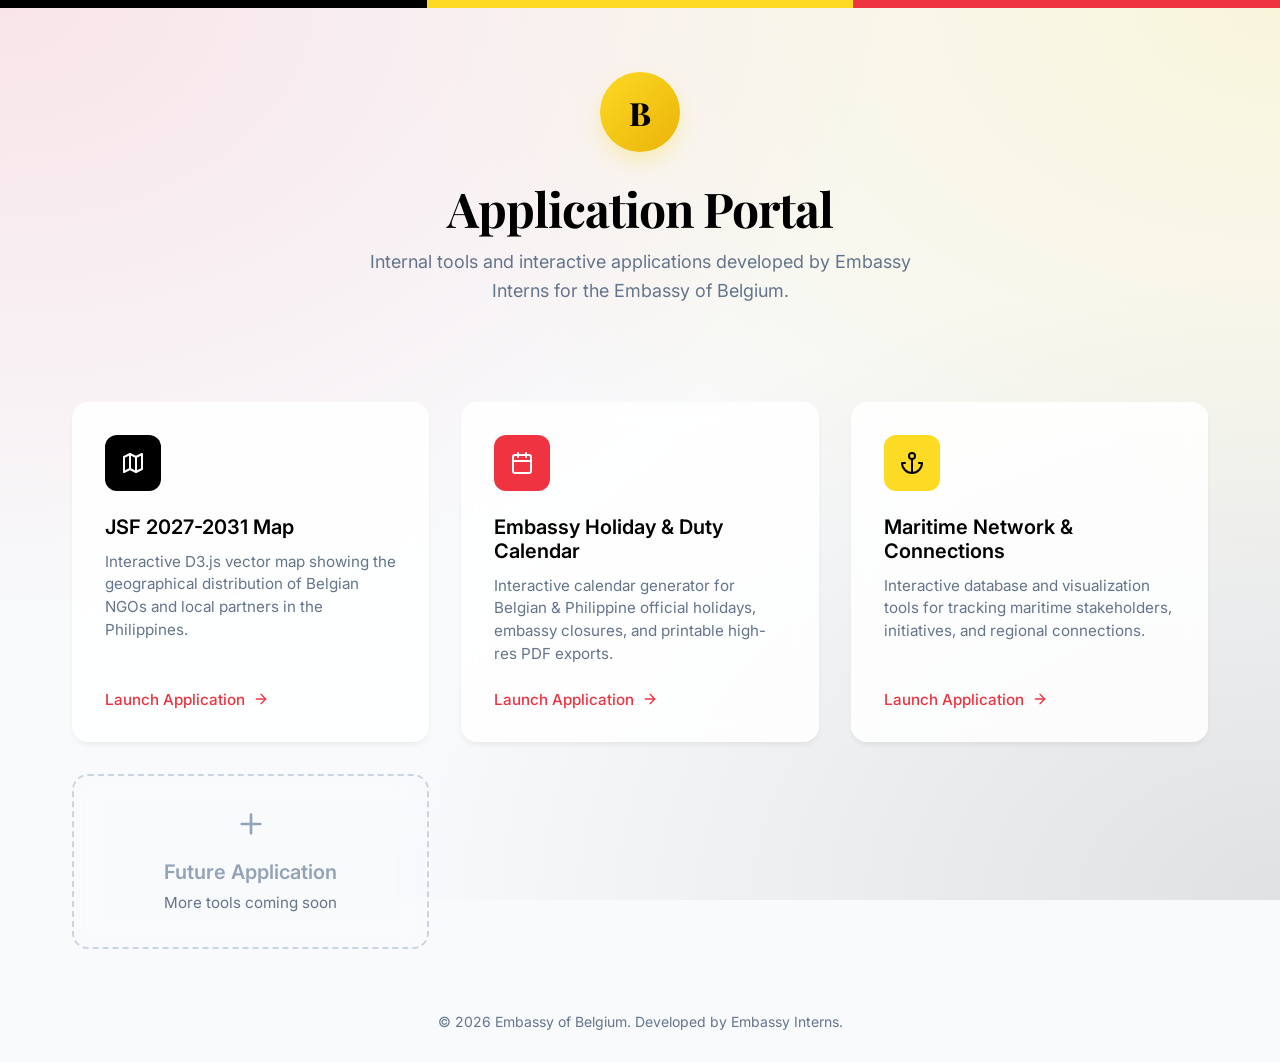
<file: index.html>
<!DOCTYPE html>
<html lang="en">
<head>
    <meta charset="UTF-8">
    <meta name="viewport" content="width=device-width, initial-scale=1.0">
    <title>Belgian Embassy | Application Portal</title>
    <!-- Google Fonts -->
    <link href="https://fonts.googleapis.com/css2?family=Inter:wght@300;400;500;600;700&family=Playfair+Display:wght@600;700;800&display=swap" rel="stylesheet">
    <style>
        :root {
            /* Belgian Flag Colors */
            --belgium-black: #000000;
            --belgium-yellow: #FDDA24;
            --belgium-red: #EF3340;
            
            --bg-color: #f8fafc;
            --card-bg: rgba(255, 255, 255, 0.85);
            --text-main: #0f172a;
            --text-muted: #64748b;
        }

        
        * {
            box-sizing: border-box;
            margin: 0;
            padding: 0;
        }

        body {
            font-family: 'Inter', sans-serif;
            background-color: var(--bg-color);
            background-image: 
                radial-gradient(at 0% 0%, hsla(353,100%,57%,0.1) 0px, transparent 50%),
                radial-gradient(at 100% 0%, hsla(50,98%,56%,0.15) 0px, transparent 50%),
                radial-gradient(at 100% 100%, hsla(0,0%,0%,0.1) 0px, transparent 50%);
            background-attachment: fixed;
            color: var(--text-main);
            min-height: 100vh;
            display: flex;
            flex-direction: column;
        }

        /* Banner */
        .flag-banner {
            display: flex;
            height: 8px;
            width: 100%;
        }
        .flag-banner .stripe {
            flex: 1;
            height: 100%;
        }
        .stripe.black { background-color: var(--belgium-black); }
        .stripe.yellow { background-color: var(--belgium-yellow); }
        .stripe.red { background-color: var(--belgium-red); }

        /* Header */
        header {
            padding: 4rem 2rem 2rem 2rem;
            text-align: center;
        }
        
        .crest-placeholder {
            width: 80px;
            height: 80px;
            margin: 0 auto 1.5rem auto;
            background: linear-gradient(135deg, var(--belgium-yellow), #eab308);
            border-radius: 50%;
            display: flex;
            align-items: center;
            justify-content: center;
            font-family: 'Playfair Display', serif;
            font-size: 2rem;
            font-weight: 800;
            color: var(--belgium-black);
            box-shadow: 0 10px 25px -5px rgba(253, 218, 36, 0.4);
        }

        h1 {
            font-family: 'Playfair Display', serif;
            font-size: 3rem;
            font-weight: 700;
            color: var(--belgium-black);
            margin-bottom: 0.5rem;
            letter-spacing: -0.02em;
        }

        p.subtitle {
            font-size: 1.125rem;
            color: var(--text-muted);
            max-width: 600px;
            margin: 0 auto;
            line-height: 1.6;
        }

        /* Main Content */
        main {
            flex: 1;
            padding: 2rem;
            max-width: 1200px;
            margin: 0 auto;
            width: 100%;
        }

        .apps-grid {
            display: grid;
            grid-template-columns: repeat(auto-fill, minmax(320px, 1fr));
            gap: 2rem;
            margin-top: 2rem;
        }

        /* App Card */
        .app-card {
            background: var(--card-bg);
            backdrop-filter: blur(12px);
            -webkit-backdrop-filter: blur(12px);
            border: 1px solid rgba(255, 255, 255, 0.5);
            border-radius: 16px;
            padding: 2rem;
            text-decoration: none;
            color: inherit;
            display: flex;
            flex-direction: column;
            transition: all 0.4s cubic-bezier(0.175, 0.885, 0.32, 1.275);
            box-shadow: 0 4px 6px -1px rgba(0, 0, 0, 0.05), 0 2px 4px -1px rgba(0, 0, 0, 0.03);
            position: relative;
            overflow: hidden;
            z-index: 1;
        }
        
        .app-card::before {
            content: '';
            position: absolute;
            top: 0; left: 0; right: 0;
            height: 4px;
            background: linear-gradient(90deg, var(--belgium-black) 33.3%, var(--belgium-yellow) 33.3%, var(--belgium-yellow) 66.6%, var(--belgium-red) 66.6%);
            transform: scaleX(0);
            transform-origin: left;
            transition: transform 0.4s ease;
            z-index: 2;
        }

        .app-card:hover {
            transform: translateY(-8px);
            box-shadow: 0 20px 25px -5px rgba(0, 0, 0, 0.1), 0 10px 10px -5px rgba(0, 0, 0, 0.04);
            border-color: rgba(255, 255, 255, 0.8);
        }
        
        .app-card:hover::before {
            transform: scaleX(1);
        }

        .app-icon {
            width: 56px;
            height: 56px;
            border-radius: 12px;
            background-color: var(--belgium-black);
            color: white;
            display: flex;
            align-items: center;
            justify-content: center;
            margin-bottom: 1.5rem;
            font-size: 1.5rem;
            transition: transform 0.3s ease;
        }

        .app-card:hover .app-icon {
            transform: scale(1.1) rotate(-5deg);
        }

        .app-title {
            font-size: 1.25rem;
            font-weight: 600;
            margin-bottom: 0.75rem;
            color: var(--belgium-black);
        }

        .app-desc {
            font-size: 0.95rem;
            color: var(--text-muted);
            line-height: 1.5;
            flex-grow: 1;
            margin-bottom: 1.5rem;
        }

        .app-action {
            display: flex;
            align-items: center;
            font-weight: 500;
            color: var(--belgium-red);
            font-size: 0.95rem;
            margin-top: auto;
        }

        .app-action svg {
            width: 16px;
            height: 16px;
            margin-left: 0.5rem;
            transition: transform 0.3s ease;
        }

        .app-card:hover .app-action svg {
            transform: translateX(4px);
        }
        
        /* New App Placeholder */
        .app-card.placeholder {
            border: 2px dashed #cbd5e1;
            background: transparent;
            box-shadow: none;
            justify-content: center;
            align-items: center;
            text-align: center;
            color: #94a3b8;
        }
        
        .app-card.placeholder:hover {
            border-color: var(--belgium-yellow);
            color: var(--belgium-black);
            background: rgba(255, 255, 255, 0.5);
        }
        
        .app-card.placeholder::before {
            display: none;
        }

        /* Footer */
        footer {
            text-align: center;
            padding: 2rem;
            color: var(--text-muted);
            font-size: 0.875rem;
            margin-top: auto;
        }
    </style>
</head>
<body>
    <div class="flag-banner">
        <div class="stripe black"></div>
        <div class="stripe yellow"></div>
        <div class="stripe red"></div>
    </div>

    <header>
        <div class="crest-placeholder">B</div>
        <h1>Application Portal</h1>
        <p class="subtitle">Internal tools and interactive applications developed by Embassy Interns for the Embassy of Belgium.</p>
    </header>

    <main>
        <div class="apps-grid">
            <!-- App 1: JSF Map -->
            <a href="jsf-map/map.html" class="app-card">
                <div class="app-icon">
                    <svg xmlns="http://www.w3.org/2000/svg" width="24" height="24" viewBox="0 0 24 24" fill="none" stroke="currentColor" stroke-width="2" stroke-linecap="round" stroke-linejoin="round"><polygon points="3 6 9 3 15 6 21 3 21 18 15 21 9 18 3 21"></polygon><line x1="9" y1="3" x2="9" y2="18"></line><line x1="15" y1="6" x2="15" y2="21"></line></svg>
                </div>
                <h2 class="app-title">JSF 2027-2031 Map</h2>
                <p class="app-desc">Interactive D3.js vector map showing the geographical distribution of Belgian NGOs and local partners in the Philippines.</p>
                <div class="app-action">
                    Launch Application
                    <svg xmlns="http://www.w3.org/2000/svg" viewBox="0 0 24 24" fill="none" stroke="currentColor" stroke-width="2" stroke-linecap="round" stroke-linejoin="round"><line x1="5" y1="12" x2="19" y2="12"></line><polyline points="12 5 19 12 12 19"></polyline></svg>
                </div>
            </a>
            
            <!-- App 2: Embassy Calendar PDF Generator -->
            <a href="embassy-calendar/index.html" class="app-card">
                <div class="app-icon" style="background-color: var(--belgium-red);">
                    <svg xmlns="http://www.w3.org/2000/svg" width="24" height="24" viewBox="0 0 24 24" fill="none" stroke="currentColor" stroke-width="2" stroke-linecap="round" stroke-linejoin="round"><rect x="3" y="4" width="18" height="18" rx="2" ry="2"></rect><line x1="16" y1="2" x2="16" y2="6"></line><line x1="8" y1="2" x2="8" y2="6"></line><line x1="3" y1="10" x2="21" y2="10"></line></svg>
                </div>
                <h2 class="app-title">Embassy Holiday & Duty Calendar</h2>
                <p class="app-desc">Interactive calendar generator for Belgian & Philippine official holidays, embassy closures, and printable high-res PDF exports.</p>
                <div class="app-action">
                    Launch Application
                    <svg xmlns="http://www.w3.org/2000/svg" viewBox="0 0 24 24" fill="none" stroke="currentColor" stroke-width="2" stroke-linecap="round" stroke-linejoin="round"><line x1="5" y1="12" x2="19" y2="12"></line><polyline points="12 5 19 12 12 19"></polyline></svg>
                </div>
            </a>

            <!-- App 3: Maritime Network -->
            <a href="maritime-network/index.html" class="app-card">
                <div class="app-icon" style="background-color: var(--belgium-yellow); color: var(--belgium-black);">
                    <svg xmlns="http://www.w3.org/2000/svg" width="24" height="24" viewBox="0 0 24 24" fill="none" stroke="currentColor" stroke-width="2" stroke-linecap="round" stroke-linejoin="round"><circle cx="12" cy="5" r="3"></circle><line x1="12" y1="22" x2="12" y2="8"></line><path d="M5 12H2a10 10 0 0 0 20 0h-3"></path></svg>
                </div>
                <h2 class="app-title">Maritime Network & Connections</h2>
                <p class="app-desc">Interactive database and visualization tools for tracking maritime stakeholders, initiatives, and regional connections.</p>
                <div class="app-action">
                    Launch Application
                    <svg xmlns="http://www.w3.org/2000/svg" viewBox="0 0 24 24" fill="none" stroke="currentColor" stroke-width="2" stroke-linecap="round" stroke-linejoin="round"><line x1="5" y1="12" x2="19" y2="12"></line><polyline points="12 5 19 12 12 19"></polyline></svg>
                </div>
            </a>

            <!-- Future App Placeholder -->
            <div class="app-card placeholder">
                <div style="margin-bottom: 1rem;">
                    <svg xmlns="http://www.w3.org/2000/svg" width="32" height="32" viewBox="0 0 24 24" fill="none" stroke="currentColor" stroke-width="2" stroke-linecap="round" stroke-linejoin="round"><line x1="12" y1="5" x2="12" y2="19"></line><line x1="5" y1="12" x2="19" y2="12"></line></svg>
                </div>
                <h2 class="app-title" style="margin-bottom: 0.5rem; color: inherit;">Future Application</h2>
                <p class="app-desc" style="margin-bottom: 0;">More tools coming soon</p>
            </div>
        </div>
    </main>

    <footer>
        &copy; 2026 Embassy of Belgium. Developed by Embassy Interns.
    </footer>
</body>
</html>
</file>
